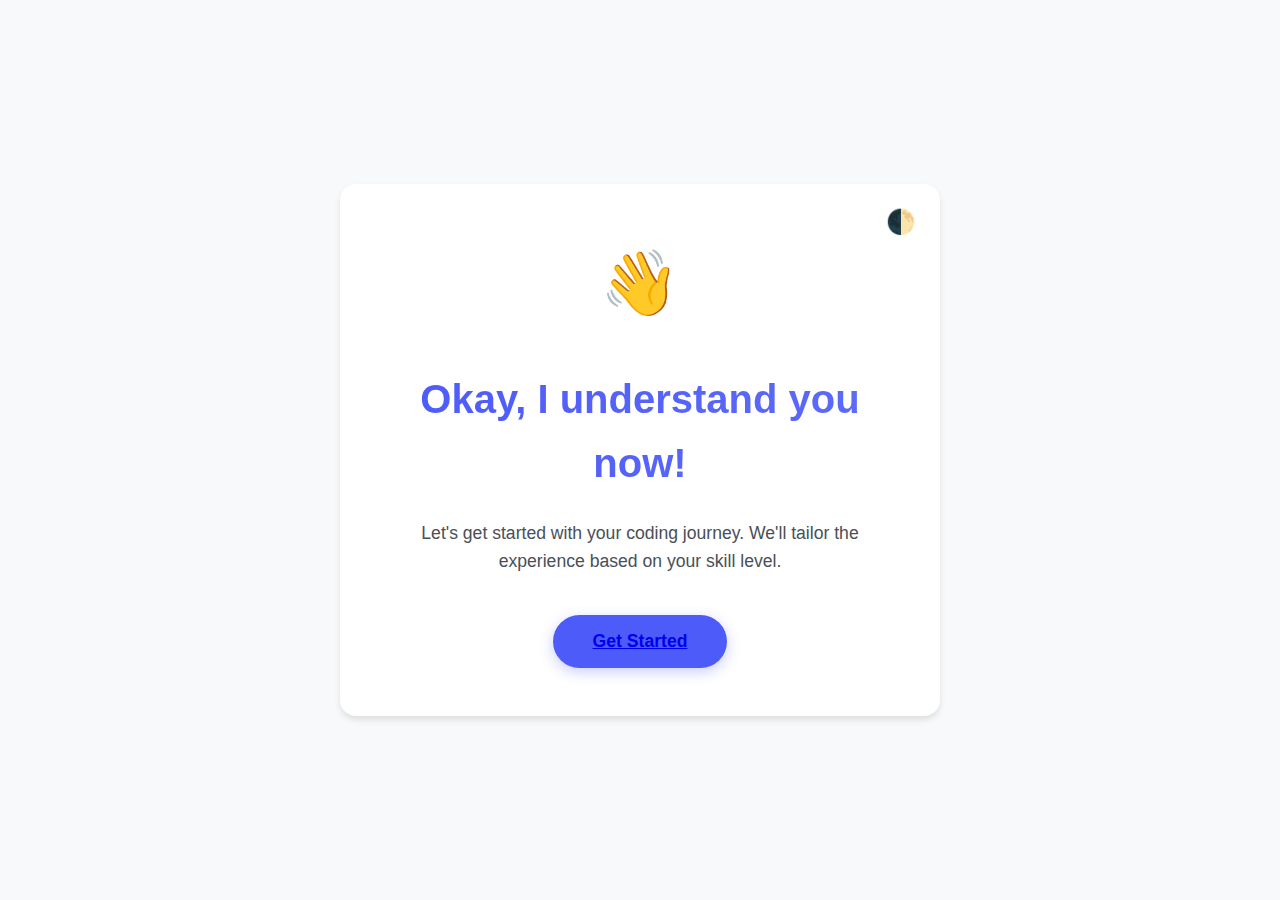
<file: templates/info.html>
<!DOCTYPE html>
<html lang="en">
<head>
  <meta charset="UTF-8">
  <meta name="viewport" content="width=device-width, initial-scale=1.0">
  <title>Welcome to Coding Journey</title>
  <style>
    :root {
      --bg-primary: #f8f9fa;
      --bg-secondary: #ffffff;
      --text-primary: #212529;
      --text-secondary: #495057;
      --accent-color: #4d5bf9;
      --shadow: 0 4px 6px rgba(0, 0, 0, 0.1);
      --transition: all 0.3s ease;
    }

    .dark-mode {
      --bg-primary: #121212;
      --bg-secondary: #1e1e1e;
      --text-primary: #f8f9fa;
      --text-secondary: #adb5bd;
      --accent-color: #6c7bf9;
      --shadow: 0 4px 6px rgba(0, 0, 0, 0.3);
    }

    * {
      margin: 0;
      padding: 0;
      box-sizing: border-box;
    }

    body {
      font-family: 'Segoe UI', Tahoma, Geneva, Verdana, sans-serif;
      background-color: var(--bg-primary);
      color: var(--text-primary);
      transition: var(--transition);
      line-height: 1.6;
      min-height: 100vh;
      display: flex;
      flex-direction: column;
      align-items: center;
      justify-content: center;
      padding: 2rem;
    }

    .container {
      max-width: 600px;
      width: 100%;
      background-color: var(--bg-secondary);
      border-radius: 16px;
      padding: 3rem;
      box-shadow: var(--shadow);
      text-align: center;
      animation: fadeInUp 0.8s ease-out;
      position: relative;
      overflow: hidden;
    }

    @keyframes fadeInUp {
      from {
        opacity: 0;
        transform: translateY(20px);
      }
      to {
        opacity: 1;
        transform: translateY(0);
      }
    }

    h1 {
      font-size: 2.5rem;
      margin-bottom: 1.5rem;
      background: linear-gradient(90deg, #4d5bf9, #6c7bf9);
      -webkit-background-clip: text;
      background-clip: text;
      color: transparent;
      animation: gradientShift 4s ease infinite;
      background-size: 200% auto;
    }

    @keyframes gradientShift {
      0% { background-position: 0% center; }
      50% { background-position: 100% center; }
      100% { background-position: 0% center; }
    }

    p {
      font-size: 1.1rem;
      color: var(--text-secondary);
      margin-bottom: 2.5rem;
      animation: fadeIn 1s ease-out 0.3s both;
    }

    @keyframes fadeIn {
      from { opacity: 0; }
      to { opacity: 1; }
    }

    .emoji {
      font-size: 4rem;
      margin-bottom: 2rem;
      display: inline-block;
      animation: bounce 2s ease infinite;
    }

    @keyframes bounce {
      0%, 100% { transform: translateY(0); }
      50% { transform: translateY(-20px); }
    }

    .btn {
      background-color: var(--accent-color);
      color: white;
      border: none;
      padding: 1rem 2.5rem;
      font-size: 1.1rem;
      border-radius: 50px;
      cursor: pointer;
      transition: var(--transition);
      box-shadow: 0 4px 14px rgba(77, 91, 249, 0.3);
      font-weight: 600;
      position: relative;
      overflow: hidden;
      z-index: 1;
      animation: fadeIn 1s ease-out 0.6s both;
    }

    .btn:hover {
      transform: translateY(-3px);
      box-shadow: 0 6px 20px rgba(77, 91, 249, 0.4);
    }

    .btn:active {
      transform: translateY(1px);
    }

    .btn::before {
      content: '';
      position: absolute;
      top: 0;
      left: 0;
      width: 0;
      height: 100%;
      background-color: rgba(255, 255, 255, 0.2);
      transition: width 0.3s ease;
      z-index: -1;
    }

    .btn:hover::before {
      width: 100%;
    }

    .theme-toggle {
      position: absolute;
      top: 1.5rem;
      right: 1.5rem;
      background: none;
      border: none;
      font-size: 1.5rem;
      cursor: pointer;
      color: var(--text-secondary);
      transition: var(--transition);
    }

    .theme-toggle:hover {
      color: var(--accent-color);
      transform: rotate(30deg);
    }

    .confetti {
      position: absolute;
      width: 10px;
      height: 10px;
      background-color: #f00;
      opacity: 0;
    }

    @media (max-width: 768px) {
      .container {
        padding: 2rem 1.5rem;
      }
      
      h1 {
        font-size: 2rem;
      }
    }
  </style>
</head>
<body>
  <div class="container">
    <button class="theme-toggle" id="themeToggle">🌓</button>
    <div class="emoji">👋</div>
    <h1>Okay, I understand you now!</h1>
    <p>Let's get started with your coding journey. We'll tailor the experience based on your skill level.</p>
    <button class="btn" id="getStartedBtn"><a href="{% url 'home' %}">Get Started</a></button>
  </div>

  <script>
    // Theme toggle functionality
    const themeToggle = document.getElementById('themeToggle');
    const body = document.body;
    
    // Check for saved theme preference or use preferred color scheme
    const savedTheme = localStorage.getItem('theme') || 
                      (window.matchMedia('(prefers-color-scheme: dark)').matches ? 'dark' : 'light');
    
    if (savedTheme === 'dark') {
      body.classList.add('dark-mode');
      themeToggle.textContent = '🌞';
    } else {
      themeToggle.textContent = '🌜';
    }
    
    themeToggle.addEventListener('click', () => {
      body.classList.toggle('dark-mode');
      const isDark = body.classList.contains('dark-mode');
      localStorage.setItem('theme', isDark ? 'dark' : 'light');
      themeToggle.textContent = isDark ? '🌞' : '🌜';
    });

    // Get Started button with confetti effect
    const getStartedBtn = document.getElementById('getStartedBtn');
    
    getStartedBtn.addEventListener('click', () => {
      // Create confetti effect
      for (let i = 0; i < 50; i++) {
        createConfetti();
      }
      
      // Button animation
      getStartedBtn.textContent = "Let's Go!";
      getStartedBtn.style.transform = "scale(1.05)";
    
    function createConfetti() {
      const colors = ['#4d5bf9', '#6c7bf9', '#8c9bfa', '#acbbfb', '#ccdbfc'];
      const confetti = document.createElement('div');
      confetti.className = 'confetti';
      confetti.style.backgroundColor = colors[Math.floor(Math.random() * colors.length)];
      confetti.style.left = Math.random() * 100 + '%';
      document.querySelector('.container').appendChild(confetti);
      
      const animation = confetti.animate([
        { 
          transform: `translateY(0) rotate(0)`,
          opacity: 1 
        },
        { 
          transform: `translateY(${Math.random() * 300 + 100}px) rotate(${Math.random() * 360}deg)`,
          opacity: 0 
        }
      ], {
        duration: 1000 + Math.random() * 1000,
        easing: 'cubic-bezier(0.1, 0.8, 0.3, 1)'
      });
      
      animation.onfinish = () => confetti.remove();
    }
  </script>
</body>
</html>
</file>
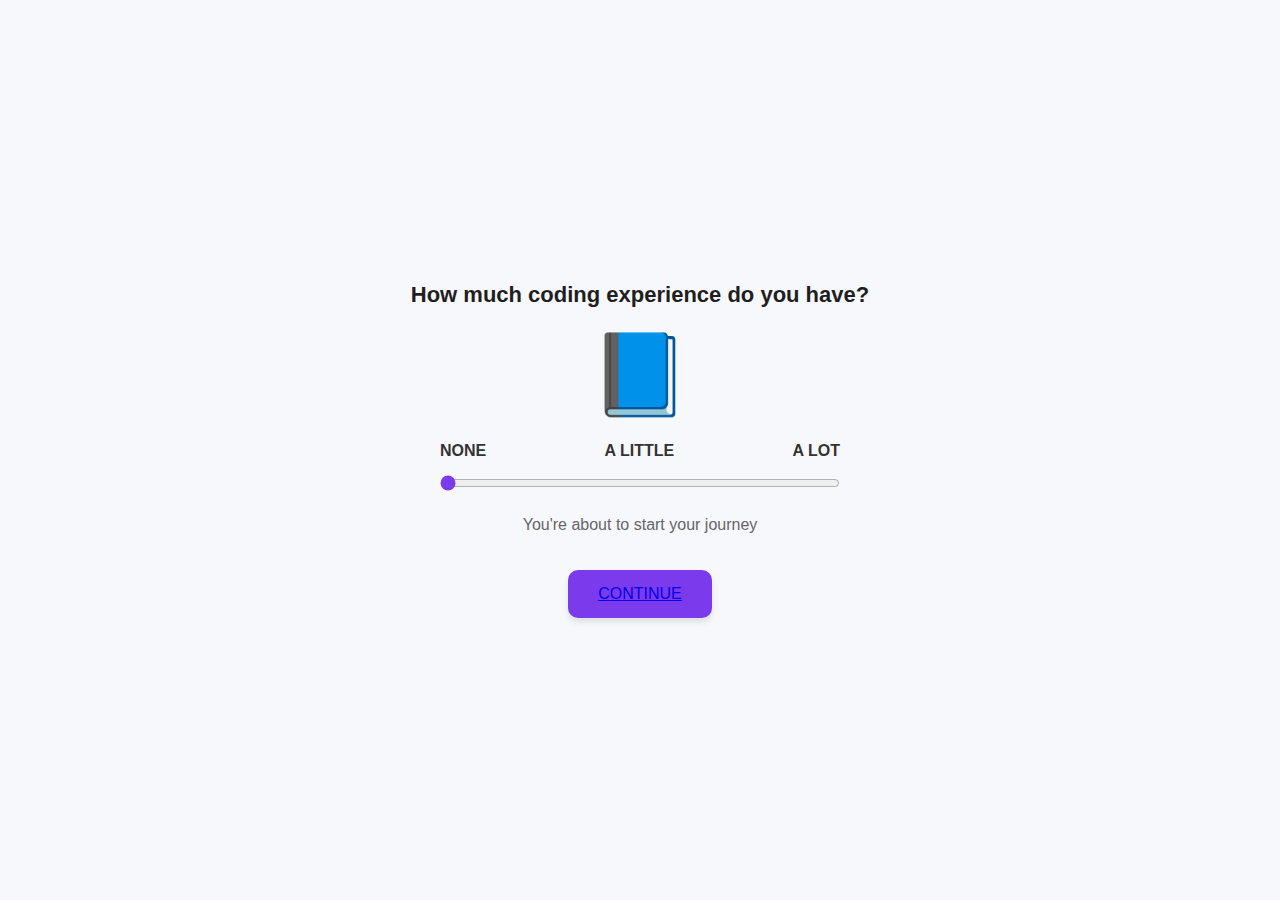
<file: templates/time.html>
<!DOCTYPE html>
<html lang="en">
<head>
  <meta charset="UTF-8">
  <title>Experience Slider</title>
  <style>
    body {
      margin: 0;
      padding: 0;
      font-family: 'Segoe UI', sans-serif;
      background-color: #f7f8fc;
      display: flex;
      justify-content: center;
      align-items: center;
      height: 100vh;
      flex-direction: column;
      transition: background-color 0.5s ease;
    }

    .container {
      text-align: center;
      padding: 20px;
      max-width: 500px;
      width: 90%;
      animation: fadeIn 0.8s ease-out;
    }

    @keyframes fadeIn {
      from { opacity: 0; transform: translateY(20px); }
      to { opacity: 1; transform: translateY(0); }
    }

    .robot {
      font-size: 80px;
      margin-bottom: 20px;
      display: inline-block;
      transition: all 0.5s ease;
      transform-origin: center bottom;
    }

    .robot:hover {
      animation: bounce 0.8s;
    }

    @keyframes bounce {
      0%, 100% { transform: translateY(0); }
      50% { transform: translateY(-20px); }
    }

    .question {
      font-size: 22px;
      font-weight: bold;
      margin-bottom: 20px;
      color: #1f1f1f;
      animation: slideIn 0.6s ease-out;
    }

    @keyframes slideIn {
      from { opacity: 0; transform: translateX(-30px); }
      to { opacity: 1; transform: translateX(0); }
    }

    .slider-container {
      width: 80%;
      margin: 0 auto;
    }

    input[type="range"] {
      width: 100%;
      margin: 15px 0;
      accent-color: #7c3aed;
      transition: all 0.3s ease;
    }

    input[type="range"]:hover {
      transform: scaleY(1.2);
    }

    .labels {
      display: flex;
      justify-content: space-between;
      font-weight: bold;
      color: #333;
      animation: fadeIn 1s ease-out;
    }

    .message {
      margin-top: 10px;
      font-size: 16px;
      color: #666;
      height: 24px;
      transition: all 0.4s ease;
      animation: fadeIn 0.5s ease-out;
    }

    .btn {
      margin-top: 30px;
      padding: 15px 30px;
      font-size: 16px;
      color: white;
      background-color: #7c3aed;
      border: none;
      border-radius: 10px;
      cursor: pointer;
      transition: all 0.3s ease;
      box-shadow: 0 4px 6px rgba(0, 0, 0, 0.1);
    }

    .btn:hover {
      background-color: #5b21b6;
      transform: translateY(-2px);
      box-shadow: 0 6px 8px rgba(0, 0, 0, 0.15);
    }

    .btn:active {
      transform: translateY(0);
      box-shadow: 0 2px 4px rgba(0, 0, 0, 0.1);
    }

    /* Animation for message change */
    .message-change {
      animation: messageFade 0.6s ease-out;
    }

    @keyframes messageFade {
      0% { opacity: 1; transform: translateY(0); }
      50% { opacity: 0; transform: translateY(-10px); }
      100% { opacity: 1; transform: translateY(0); }
    }

    /* Animation for robot when slider changes */
    .robot-excitement {
      animation: robotJump 0.6s ease;
    }

    @keyframes robotJump {
      0%, 100% { transform: scale(1); }
      25% { transform: scale(1.1) rotate(-5deg); }
      50% { transform: scale(1.15) rotate(5deg); }
      75% { transform: scale(1.1) rotate(-5deg); }
    }
  </style>
</head>
<body>
  <div class="container">
    <div class="question">How much coding experience do you have?</div>
    <div class="robot">📘</div>
    
    <div class="slider-container">
      <div class="labels">
        <span>NONE</span>
        <span>A LITTLE</span>
        <span>A LOT</span>
      </div>
      <input type="range" id="experience" min="0" max="2" value="0">
      <div class="message" id="message">You're about to start your journey</div>
    </div>
    
    <button class="btn" ><a href="{% url 'info' %}">CONTINUE</a></button>
  </div>

  <script>
    const slider = document.getElementById('experience');
    const message = document.getElementById('message');
    const robot = document.querySelector('.robot');
    const body = document.querySelector('body');

    slider.addEventListener('input', () => {
      // Add animation class to message
      message.classList.add('message-change');
      
      // Add animation to robot
      robot.classList.add('robot-excitement');
      
      // Change background color slightly based on selection
      const colors = ['#f7f8fc', '#f0f4ff', '#e8f0fe'];
      body.style.backgroundColor = colors[slider.value];
      
      setTimeout(() => {
        switch (slider.value) {
          case '0':
            message.textContent = "You're about to start your journey";
            robot.textContent = "📘";
            break;
          case '1':
            message.textContent = "You have some experience already";
            robot.textContent = "💻";
            break;
          case '2':
            message.textContent = "You're a coding ninja!";
            robot.textContent = "🔥";
            break;
        }
        
        // Remove animation classes after they complete
        setTimeout(() => {
          message.classList.remove('message-change');
          robot.classList.remove('robot-excitement');
        }, 600);
      }, 300);
    });

    // Add hover effect to robot
    robot.addEventListener('mouseenter', () => {
      robot.style.transform = 'scale(1.1)';
    });
    
    robot.addEventListener('mouseleave', () => {
      robot.style.transform = 'scale(1)';
    });
  </script>
</body>
</html>
</file>
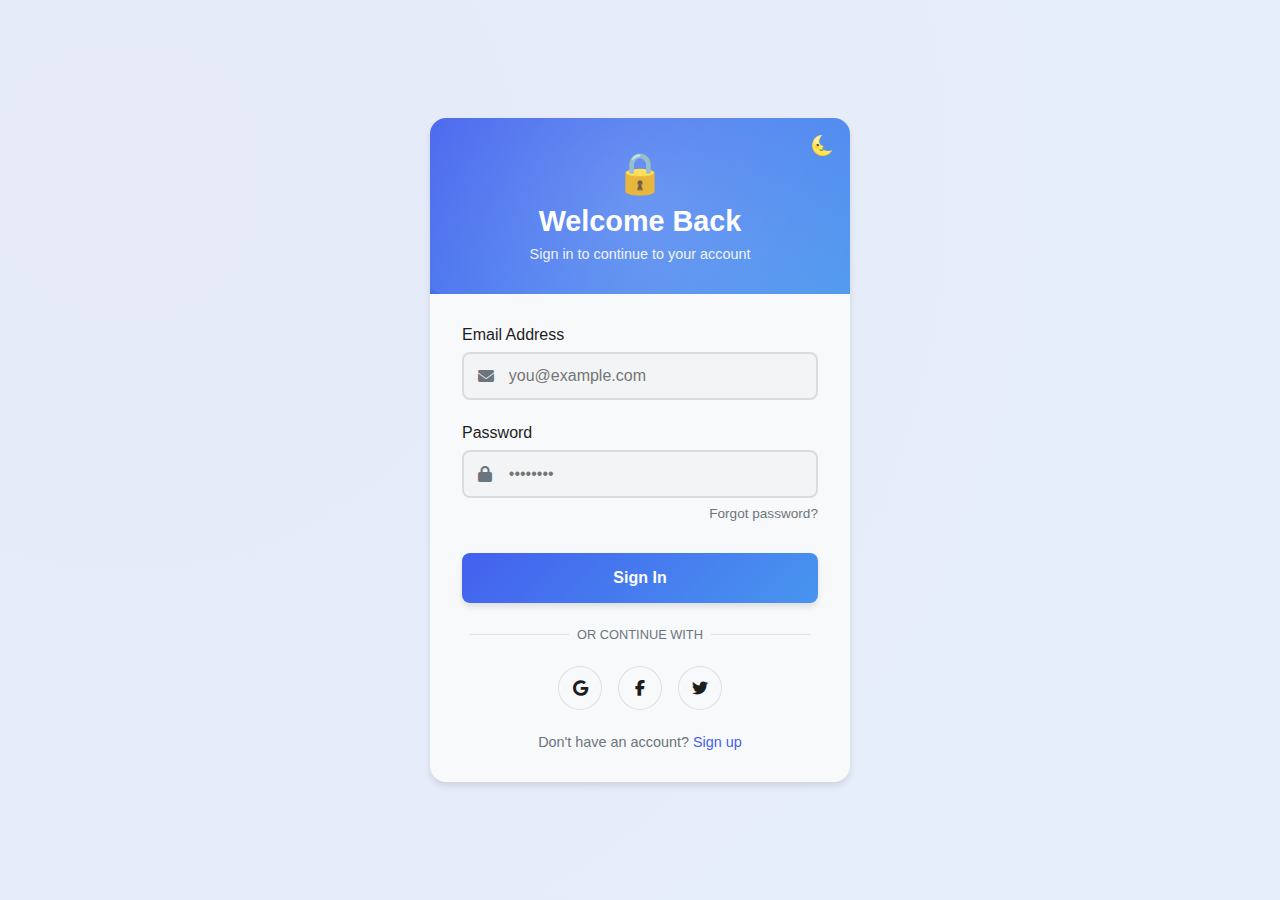
<file: templates/account/login.html>
<!DOCTYPE html>
<html lang="en">
<head>
  <meta charset="UTF-8">
  <meta name="viewport" content="width=device-width, initial-scale=1.0">
  <title>Login | Your Brand</title>
  <link rel="stylesheet" href="https://cdnjs.cloudflare.com/ajax/libs/font-awesome/6.4.0/css/all.min.css">
  <style>
    :root {
      --primary: #4361ee;
      --primary-light: #4895ef;
      --secondary: #3f37c9;
      --dark: #1e1e1e;
      --light: #f8f9fa;
      --gray: #6c757d;
      --danger: #f72585;
      --success: #4cc9f0;
      --shadow: 0 4px 6px rgba(0, 0, 0, 0.1);
      --transition: all 0.3s ease;
    }

    .dark-mode {
      --primary: #4895ef;
      --primary-light: #4361ee;
      --secondary: #3a0ca3;
      --dark: #f8f9fa;
      --light: #121212;
      --gray: #adb5bd;
      --shadow: 0 4px 6px rgba(0, 0, 0, 0.3);
    }

    * {
      margin: 0;
      padding: 0;
      box-sizing: border-box;
    }

    body {
      font-family: 'Segoe UI', Tahoma, Geneva, Verdana, sans-serif;
      background-color: var(--light);
      color: var(--dark);
      transition: var(--transition);
      min-height: 100vh;
      display: flex;
      justify-content: center;
      align-items: center;
      background-image: radial-gradient(circle at 10% 20%, rgba(67, 97, 238, 0.1) 0%, rgba(72, 149, 239, 0.1) 90%);
    }

    .login-container {
      width: 100%;
      max-width: 420px;
      background-color: var(--light);
      border-radius: 16px;
      box-shadow: var(--shadow);
      overflow: hidden;
      position: relative;
      animation: fadeInUp 0.8s cubic-bezier(0.175, 0.885, 0.32, 1.275);
      transform-origin: center;
    }

    @keyframes fadeInUp {
      from {
        opacity: 0;
        transform: translateY(30px) scale(0.95);
      }
      to {
        opacity: 1;
        transform: translateY(0) scale(1);
      }
    }

    .login-header {
      background: linear-gradient(135deg, var(--primary), var(--primary-light));
      color: white;
      padding: 2rem;
      text-align: center;
      position: relative;
      overflow: hidden;
    }

    .login-header::before {
      content: '';
      position: absolute;
      top: -50%;
      left: -50%;
      width: 200%;
      height: 200%;
      background: radial-gradient(circle, rgba(255,255,255,0.2) 0%, rgba(255,255,255,0) 70%);
      transform: rotate(30deg);
      animation: shine 6s infinite linear;
    }

    @keyframes shine {
      0% { transform: rotate(30deg) translate(-30%, -30%); }
      100% { transform: rotate(30deg) translate(30%, 30%); }
    }

    .logo {
      font-size: 2.5rem;
      margin-bottom: 0.5rem;
      display: inline-block;
      animation: bounce 2s ease infinite;
    }

    @keyframes bounce {
      0%, 100% { transform: translateY(0); }
      50% { transform: translateY(-10px); }
    }

    h1 {
      font-size: 1.8rem;
      margin-bottom: 0.5rem;
      font-weight: 600;
    }

    .subtitle {
      font-size: 0.9rem;
      opacity: 0.9;
    }

    .login-form {
      padding: 2rem;
    }

    .form-group {
      margin-bottom: 1.5rem;
      position: relative;
      animation: fadeIn 0.6s ease-out;
      animation-fill-mode: both;
    }

    .form-group:nth-child(1) { animation-delay: 0.2s; }
    .form-group:nth-child(2) { animation-delay: 0.4s; }
    .form-group:nth-child(3) { animation-delay: 0.6s; }

    @keyframes fadeIn {
      from { opacity: 0; transform: translateX(-10px); }
      to { opacity: 1; transform: translateX(0); }
    }

    label {
      display: block;
      margin-bottom: 0.5rem;
      font-weight: 500;
      color: var(--dark);
    }

    .input-wrapper {
      position: relative;
    }

    input {
      width: 100%;
      padding: 0.8rem 1rem 0.8rem 2.8rem;
      border: 2px solid rgba(0, 0, 0, 0.1);
      border-radius: 8px;
      font-size: 1rem;
      transition: var(--transition);
      background-color: rgba(0, 0, 0, 0.02);
      color: var(--dark);
    }

    .dark-mode input {
      background-color: rgba(255, 255, 255, 0.05);
      border-color: rgba(255, 255, 255, 0.1);
    }

    input:focus {
      outline: none;
      border-color: var(--primary);
      box-shadow: 0 0 0 3px rgba(67, 97, 238, 0.2);
    }

    .input-icon {
      position: absolute;
      left: 1rem;
      top: 50%;
      transform: translateY(-50%);
      color: var(--gray);
      transition: var(--transition);
    }

    input:focus + .input-icon {
      color: var(--primary);
    }

    .forgot-password {
      display: block;
      text-align: right;
      font-size: 0.85rem;
      color: var(--gray);
      margin-top: 0.5rem;
      text-decoration: none;
      transition: var(--transition);
    }

    .forgot-password:hover {
      color: var(--primary);
    }

    .btn {
      width: 100%;
      padding: 1rem;
      background: linear-gradient(135deg, var(--primary), var(--primary-light));
      color: white;
      border: none;
      border-radius: 8px;
      font-size: 1rem;
      font-weight: 600;
      cursor: pointer;
      transition: var(--transition);
      position: relative;
      overflow: hidden;
      box-shadow: var(--shadow);
      margin-top: 0.5rem;
    }

    .btn:hover {
      transform: translateY(-2px);
      box-shadow: 0 6px 12px rgba(67, 97, 238, 0.2);
    }

    .btn:active {
      transform: translateY(0);
    }

    .btn::after {
      content: '';
      position: absolute;
      top: 0;
      left: 0;
      width: 100%;
      height: 100%;
      background: linear-gradient(135deg, rgba(255,255,255,0.2), rgba(255,255,255,0));
      transform: translateX(-100%);
      transition: transform 0.6s ease;
    }

    .btn:hover::after {
      transform: translateX(100%);
    }

    .divider {
      display: flex;
      align-items: center;
      margin: 1.5rem 0;
      color: var(--gray);
      font-size: 0.8rem;
    }

    .divider::before, .divider::after {
      content: '';
      flex: 1;
      height: 1px;
      background-color: rgba(0, 0, 0, 0.1);
      margin: 0 0.5rem;
    }

    .dark-mode .divider::before, 
    .dark-mode .divider::after {
      background-color: rgba(255, 255, 255, 0.1);
    }

    .social-login {
      display: flex;
      justify-content: center;
      gap: 1rem;
      margin-bottom: 1.5rem;
    }

    .social-btn {
      width: 44px;
      height: 44px;
      border-radius: 50%;
      display: flex;
      align-items: center;
      justify-content: center;
      background-color: var(--light);
      color: var(--dark);
      border: 1px solid rgba(0, 0, 0, 0.1);
      cursor: pointer;
      transition: var(--transition);
    }

    .dark-mode .social-btn {
      background-color: rgba(255, 255, 255, 0.05);
      border-color: rgba(255, 255, 255, 0.1);
    }

    .social-btn:hover {
      transform: translateY(-2px);
      box-shadow: var(--shadow);
    }

    .social-btn.google:hover {
      background-color: #db4437;
      color: white;
    }

    .social-btn.facebook:hover {
      background-color: #4267b2;
      color: white;
    }

    .social-btn.twitter:hover {
      background-color: #1da1f2;
      color: white;
    }

    .register-link {
      text-align: center;
      margin-top: 1.5rem;
      color: var(--gray);
      font-size: 0.9rem;
    }

    .register-link a {
      color: var(--primary);
      text-decoration: none;
      font-weight: 500;
      transition: var(--transition);
    }

    .register-link a:hover {
      text-decoration: underline;
    }

    .theme-toggle {
      position: absolute;
      top: 1rem;
      right: 1rem;
      background: none;
      border: none;
      font-size: 1.2rem;
      cursor: pointer;
      color: white;
      z-index: 10;
      transition: var(--transition);
    }

    .theme-toggle:hover {
      transform: rotate(30deg) scale(1.1);
    }

    .particles {
      position: absolute;
      width: 100%;
      height: 100%;
      top: 0;
      left: 0;
      pointer-events: none;
      z-index: -1;
    }

    .particle {
      position: absolute;
      background: linear-gradient(135deg, var(--primary), var(--primary-light));
      border-radius: 50%;
      opacity: 0.3;
      animation: float 15s infinite linear;
    }

    @keyframes float {
      0% { transform: translateY(0) rotate(0deg); }
      100% { transform: translateY(-100vh) rotate(360deg); }
    }

    @media (max-width: 480px) {
      .login-container {
        margin: 1rem;
        border-radius: 12px;
      }
      
      .login-header {
        padding: 1.5rem;
      }
      
      .login-form {
        padding: 1.5rem;
      }
    }
  </style>
</head>
<body>
  <div class="login-container">
    <button class="theme-toggle" id="themeToggle">🌓</button>
    
    <div class="particles" id="particles"></div>
    
    <div class="login-header">
      <div class="logo">🔒</div>
      <h1>Welcome Back</h1>
      <p class="subtitle">Sign in to continue to your account</p>
    </div>
    
    <div class="login-form">
      <div class="form-group">
        <label for="email">Email Address</label>
        <div class="input-wrapper">
          <input type="email" id="email" placeholder="you@example.com" required>
          <i class="fas fa-envelope input-icon"></i>
        </div>
      </div>
      
      <div class="form-group">
        <label for="password">Password</label>
        <div class="input-wrapper">
          <input type="password" id="password" placeholder="••••••••" required>
          <i class="fas fa-lock input-icon"></i>
        </div>
        <a href="#" class="forgot-password">Forgot password?</a>
      </div>
      
      <button class="btn" id="loginBtn">
        <span id="btnText">Sign In</span>
      </button>
      
      <div class="divider">OR CONTINUE WITH</div>
      
      <div class="social-login">
        <div class="social-btn google">
          <i class="fab fa-google"></i>
        </div>
        <div class="social-btn facebook">
          <i class="fab fa-facebook-f"></i>
        </div>
        <div class="social-btn twitter">
          <i class="fab fa-twitter"></i>
        </div>
      </div>
      
      <div class="register-link">
        Don't have an account? <a href="{% url 'register' %}">Sign up</a>
      </div>
    </div>
  </div>

  <script>
    // Theme toggle functionality
    const themeToggle = document.getElementById('themeToggle');
    const body = document.body;
    
    // Check for saved theme preference or use preferred color scheme
    const savedTheme = localStorage.getItem('theme') || 
                      (window.matchMedia('(prefers-color-scheme: dark)').matches ? 'dark' : 'light');
    
    if (savedTheme === 'dark') {
      body.classList.add('dark-mode');
      themeToggle.textContent = '🌞';
    } else {
      themeToggle.textContent = '🌜';
    }
    
    themeToggle.addEventListener('click', () => {
      body.classList.toggle('dark-mode');
      const isDark = body.classList.contains('dark-mode');
      localStorage.setItem('theme', isDark ? 'dark' : 'light');
      themeToggle.textContent = isDark ? '🌞' : '🌜';
    });

    // Create floating particles
    const particlesContainer = document.getElementById('particles');
    const particleCount = 15;
    
    for (let i = 0; i < particleCount; i++) {
      const particle = document.createElement('div');
      particle.classList.add('particle');
      
      // Random size between 5px and 15px
      const size = Math.random() * 10 + 5;
      particle.style.width = `${size}px`;
      particle.style.height = `${size}px`;
      
      // Random position
      particle.style.left = `${Math.random() * 100}%`;
      particle.style.bottom = `-${size}px`;
      
      // Random animation duration and delay
      const duration = Math.random() * 20 + 10;
      const delay = Math.random() * 10;
      particle.style.animation = `float ${duration}s ${delay}s infinite linear`;
      
      particlesContainer.appendChild(particle);
    }

    // Login button animation
    const loginBtn = document.getElementById('loginBtn');
    const btnText = document.getElementById('btnText');
    
    loginBtn.addEventListener('click', (e) => {
      e.preventDefault();
      
      // Button loading state
      loginBtn.innerHTML = '<i class="fas fa-spinner fa-spin"></i>';
      loginBtn.style.pointerEvents = 'none';
      
      // Simulate login process
      setTimeout(() => {
        loginBtn.innerHTML = '<i class="fas fa-check"></i> Success!';
        loginBtn.style.background = 'linear-gradient(135deg, var(--success), #4cc9f0)';
        
        // Redirect after success
        setTimeout(() => {
          window.location.href = '/dashboard';
        }, 1000);
      }, 1500);
    });
  </script>
</body>
</html>
</file>
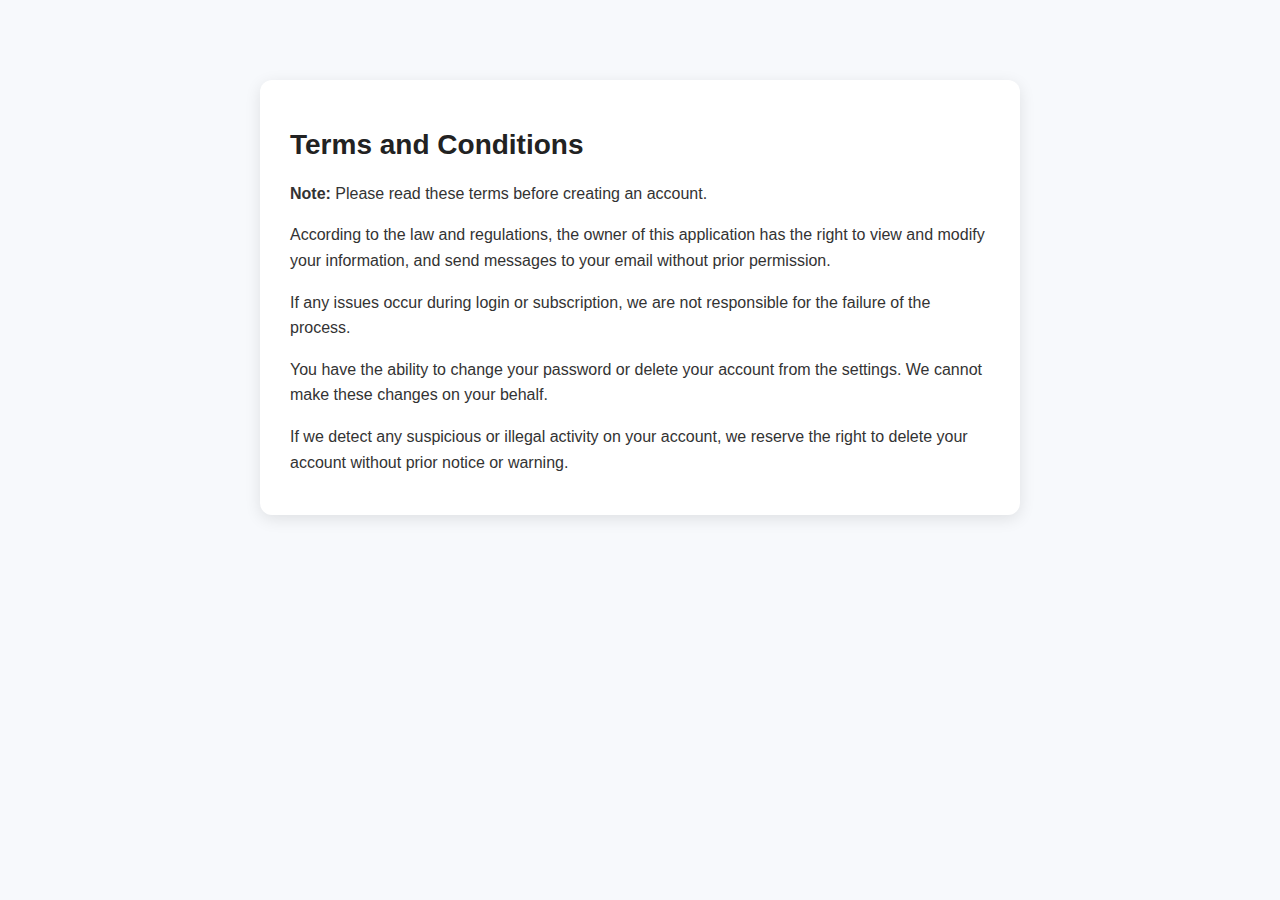
<file: templates/account/tream.html>
<!DOCTYPE html>
<html lang="en">
<head>
    <meta charset="UTF-8">
    <meta name="viewport" content="width=device-width, initial-scale=1.0">
    <title>Terms and Conditions</title>
    <style>
        body {
            background-color: #f7f9fc;
            font-family: 'Segoe UI', Tahoma, Geneva, Verdana, sans-serif;
            margin: 0;
            padding: 0;
            color: #333;
        }

        .main {
            max-width: 700px;
            margin: 80px auto;
            padding: 30px;
            background-color: #ffffff;
            border-radius: 12px;
            box-shadow: 0 4px 16px rgba(0, 0, 0, 0.1);
        }

        .header h1 {
            font-size: 28px;
            color: #222;
            margin-bottom: 20px;
        }

        .header p {
            font-size: 16px;
            margin-bottom: 10px;
            line-height: 1.6;
        }

        .header b {
            color: #cc0000;
        }
    </style>
</head>
<body>
    <div class="main">
        <div class="header">
            <h1>Terms and Conditions</h1>
            <p><strong>Note:</strong> Please read these terms before creating an account.</p>

            <p>
                According to the law and regulations, the owner of this application has the right to view and modify your information, and send messages to your email without prior permission.
            </p>

            <p>
                If any issues occur during login or subscription, we are not responsible for the failure of the process.
            </p>

            <p>
                You have the ability to change your password or delete your account from the settings. We cannot make these changes on your behalf.
            </p>

            <p>
                If we detect any suspicious or illegal activity on your account, we reserve the right to delete your account without prior notice or warning.
            </p>
        </div>
    </div>
</body>
</html>
</file>
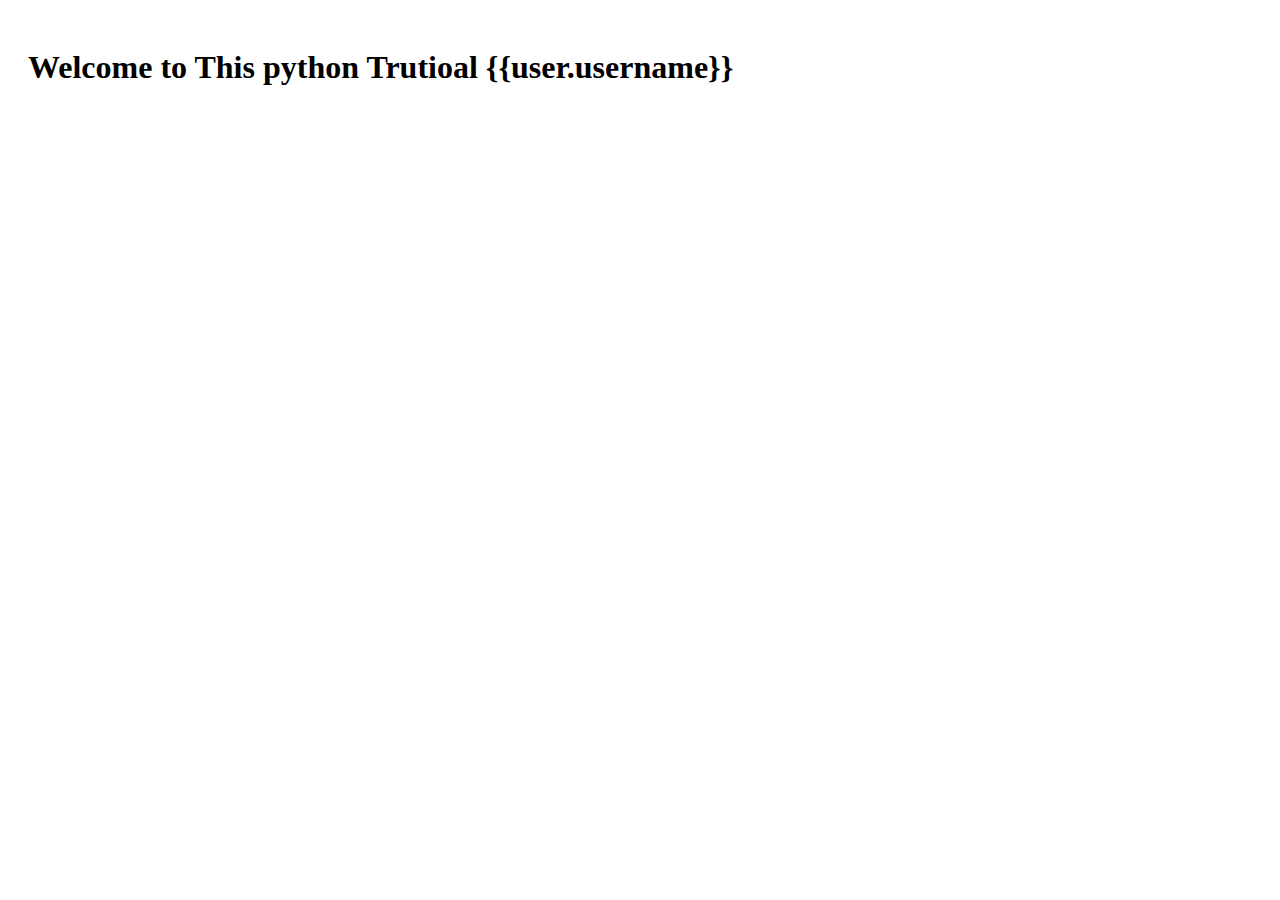
<file: templates/progarming/python.html>
<!DOCTYPE html>
<html lang="en">
<head>
    <meta charset="UTF-8">
    <meta name="viewport" content="width=device-width, initial-scale=1.0">
    <title>Python Journey</title>
    <style>
        .main{
            padding : 20px;
        }
        
            .h1{
            text-aline:center;
            text-transform: uppercase;
            font-size: 20px;
        }

    </style>
</head>
<body>
    <div class="main">
        <h1>Welcome to This python Trutioal {{user.username}}</h1>
    </div>
</body>
</html>
</file>
